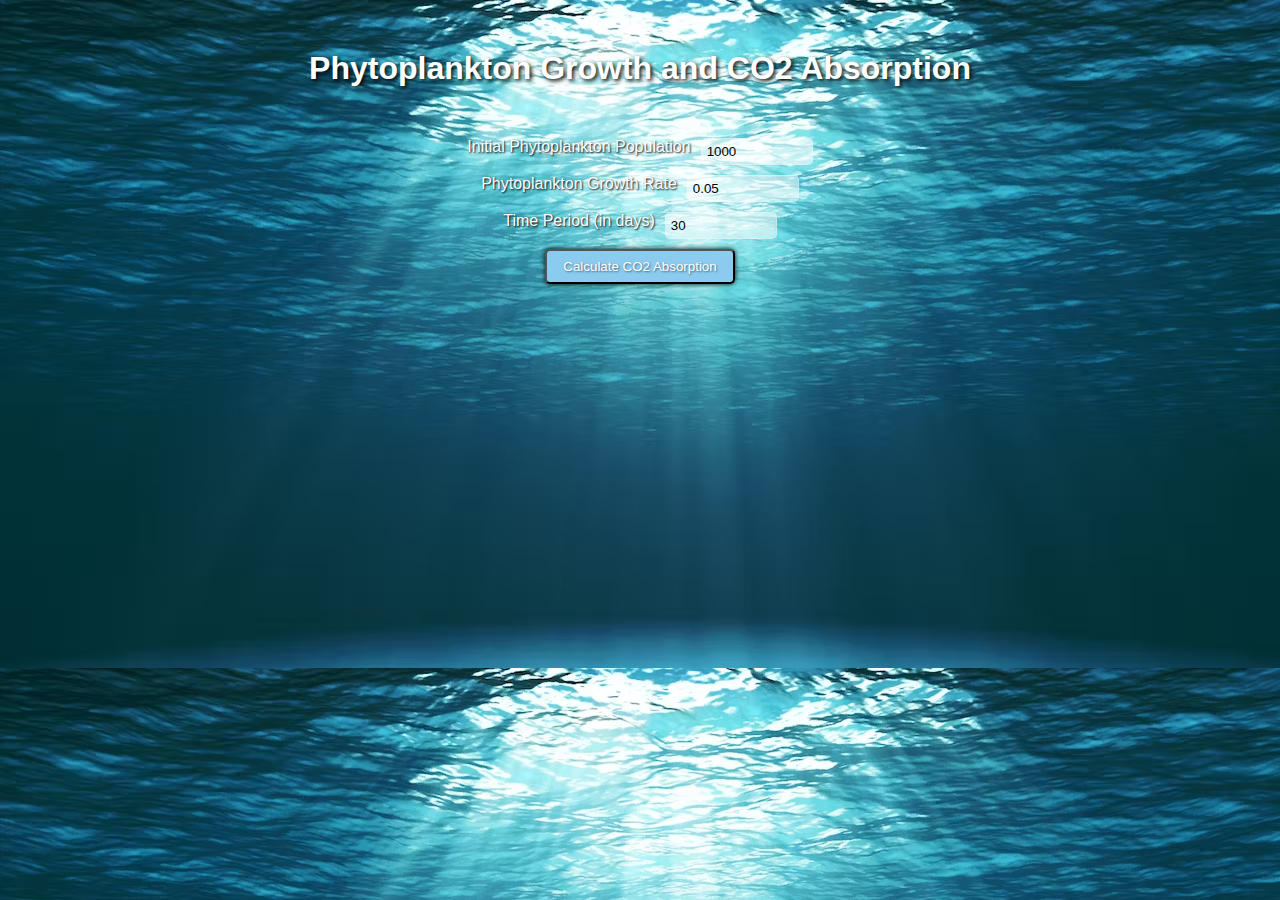
<file: nasa 2/nasa/calculator/index.html>
<!DOCTYPE html>
<html>
<head>
  <title>Phytoplankton Growth and CO2 Absorption</title>
  <link rel="stylesheet" type="text/css" href="styles.css">
</head>
<body>
  <h1>Phytoplankton Growth and CO2 Absorption</h1>

  <div class="container">
    <div>
      <label for="initialPopulation">Initial Phytoplankton Population</label>
      <input type="number" id="initialPopulation" value="1000">
    </div>

    <div>
      <label for="growthRate">Phytoplankton Growth Rate</label>
      <input type="number" id="growthRate" step="0.01" value="0.05">
    </div>

    <div>
      <label for="timePeriod">Time Period (in days)</label>
      <input type="number" id="timePeriod" value="30">
    </div>

    <button id="calculateBtn">Calculate CO2 Absorption</button>

    <div id="result"></div>
  </div>

  <script src="script.js"></script>
</body>
</html>
</file>
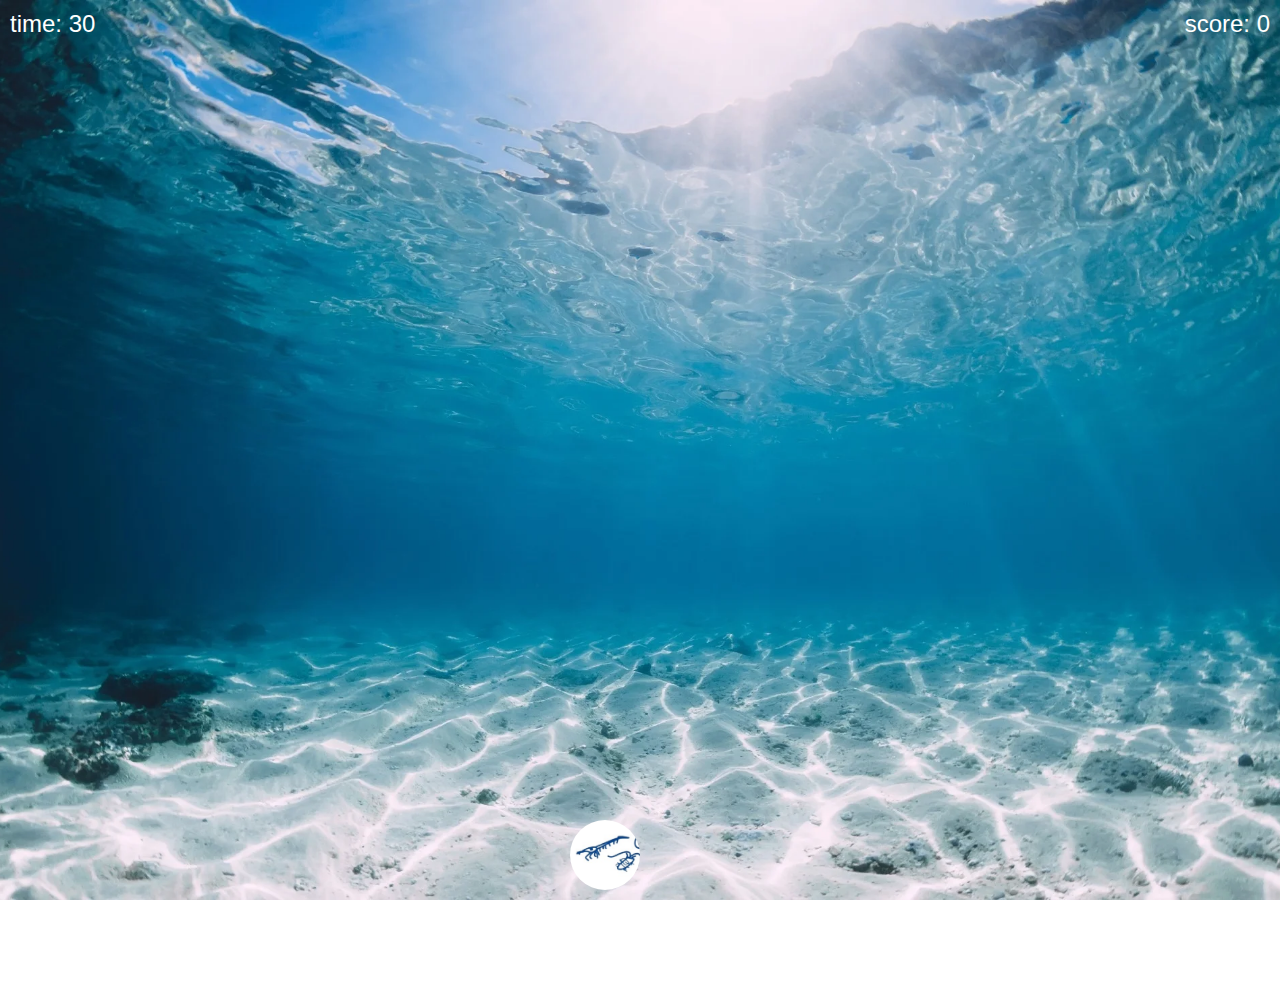
<file: nasa 2/nasa/game/index2.html>
<!DOCTYPE html>
<html lang="en">
<head>
    <meta charset="UTF-8">
    <meta name="viewport" content="width=device-width, initial-scale=1.0">
    <title>AquaDefender</title>
    <style>
        body {
            background-image: url('ocean.jpeg'); /* 背景圖像設定為海洋景色 */
            background-size: cover;
            background-repeat: no-repeat;
            background-attachment: fixed;
            background-position: center;
            font-family: Arial, sans-serif;
            margin: 0;
            overflow: hidden; /* 隱藏頁面滾動條 */
        }

        .player {
            width: 70px;
            height: 70px;
            background-image: url('pe.png'); /* 設置為浮游植物的圖像 */
            background-size: cover;
            background-repeat: no-repeat;
            position: absolute;
            bottom: 10px;
            left: 50%;
            transform: translateX(-50%);
            border-radius: 50%;
        }

        .obstacle {
            width: 50px;
            height: 50px;
            background-image: url('plastic.png'); /* 使用垃圾图像 */
            background-size: cover;
            background-repeat: no-repeat;
            position: absolute;
            top: 0;
            border-radius: 50%;
            }

        .oxygen {
            width: 20px;
            height: 20px;
            background-color: transparent !important; /* 設置為透明 */
            border: 2px solid transparent !important; /* 透明邊框 */
            border-radius: 50%;
            animation: glow 2s alternate infinite; /* 添加發光效果 */
        }

        #score {
            position: absolute;
            top: 10px;
            right: 10px;
            font-size: 24px;
            color: white;
        }

        #time-left {
            position: absolute;
            top: 10px;
            left: 10px;
            font-size: 24px;
            color: white;
        }

        #game-over {
            display: none;
            position: absolute;
            top: 50%;
            left: 50%;
            transform: translate(-50%, -50%);
            background-color: rgba(255, 255, 255, 0.7);
            padding: 20px;
            border-radius: 10px;
            text-align: center;
        }

        button {
            font-size: 18px;
            padding: 10px 20px;
            background-color: #3498db;
            color: white;
            border: none;
            cursor: pointer;
        }

        @keyframes float {
            0% {
                transform: translateY(0);
            }
            50% {
                transform: translateY(-10px);
            }
            100% {
                transform: translateY(0);
            }
        }

        @keyframes glow {
            0% {
                box-shadow: 0 0 5px rgba(0, 0, 255, 0.7); /* 發光效果初始設置 */
            }
            100% {
                box-shadow: 0 0 20px rgba(88, 88, 212, 0.7); /* 發光效果結束設置 */
            }
        }
    </style>
</head>
<body>
    <div class="player" id="player"></div>
    <div id="score">score: 0</div>
    <div id="time-left">time: 30</div>
    <div id="game-over">
        <h2>Game Over</h2>
        <p><span id="final-score">0</span></p>
        <button onclick="restartGame()">restart</button>
    </div>

    <script>
        const player = document.getElementById('player');
        const scoreElement = document.getElementById('score');
        const gameOverElement = document.getElementById('game-over');
        const finalScoreElement = document.getElementById('final-score');
        const timeLeftElement = document.getElementById('time-left'); // 新增時間顯示元素
        let playerX = window.innerWidth / 2 - player.clientWidth / 2;
        let playerY = window.innerHeight - player.clientHeight - 10; // 初始玩家位置在底部
        let score = 0;
        let gameRunning = true;
        let timeLeft = 30;

        player.style.left = playerX + 'px';
        player.style.top = playerY + 'px';

        function createObstacle() {
        if (gameRunning) {
            const obstacle = document.createElement('div');
            obstacle.className = 'obstacle';
            obstacle.style.width = '50px'; // 调整障碍物大小
            obstacle.style.height = '50px';
            // 随机选择垃圾图像
            const randomGarbage = ['apple.png', 'banana.png', 'can.png','plastic.png'];
            const randomGarbageIndex = Math.floor(Math.random() * randomGarbage.length);
            obstacle.style.backgroundImage = `url('${randomGarbage[randomGarbageIndex]}')`;

            const randomX = Math.random() * (window.innerWidth - obstacle.clientWidth);
            obstacle.style.left = randomX + 'px';

            document.body.appendChild(obstacle);
        }
    }


        function createOxygen() {
    if (gameRunning) {
        const oxygen = document.createElement('div');
        oxygen.className = 'oxygen';
        oxygen.style.width = '20px';
        oxygen.style.height = '20px';
        oxygen.style.backgroundColor = 'blue';
        oxygen.style.position = 'absolute';

        const randomX = Math.random() * (window.innerWidth - oxygen.clientWidth);
        const randomY = Math.random() * (window.innerHeight - oxygen.clientHeight);

        const spawnDirection = Math.floor(Math.random() * 4); // 隨機選擇 0、1、2 或 3

        switch (spawnDirection) {
            case 0: // 從上方出現
                oxygen.style.top = '-20px';
                oxygen.style.left = randomX + 'px';
                break;
            case 1: // 從右方出現
                oxygen.style.top = randomY + 'px';
                oxygen.style.left = window.innerWidth + 'px';
                break;
            case 2: // 從下方出現
                oxygen.style.top = window.innerHeight + 'px';
                oxygen.style.left = randomX + 'px';
                break;
            case 3: // 從左方出現
                oxygen.style.top = randomY + 'px';
                oxygen.style.left = '-20px';
                break;
            default:
                break;
        }

        document.body.appendChild(oxygen);
    }
}


        function updateObstacles() {
            const obstacles = document.querySelectorAll('.obstacle');

            obstacles.forEach(obstacle => {
                if (gameRunning) {
                    let obstacleY = obstacle.offsetTop;
                    obstacleY += 1; // 控制障礙物下降速度

                    if (obstacleY > window.innerHeight) {
                        obstacleY = 0;
                        const randomX = Math.random() * (window.innerWidth - obstacle.clientWidth);
                        obstacle.style.left = randomX + 'px';
                    }

                    obstacle.style.top = obstacleY + 'px';

                    // 檢查碰撞
                    if (
                        playerX + player.clientWidth >= obstacle.offsetLeft &&
                        playerX <= obstacle.offsetLeft + obstacle.clientWidth &&
                        playerY + player.clientHeight >= obstacle.offsetTop &&
                        playerY <= obstacle.offsetTop + obstacle.clientHeight
                    ) {
                        // 碰到污染物，分數減 1
                        obstacle.remove();
                        score--;
                        scoreElement.textContent = 'score: ' + score;
                    }
                }
            });
        }

        function updateOxygen() {
            const oxygens = document.querySelectorAll('.oxygen');

            oxygens.forEach(oxygen => {
                if (gameRunning) {
                    let oxygenY = oxygen.offsetTop;
                    oxygenY += 1; // 控制氧氣泡泡上升速度

                    if (oxygenY < -20) {
                        oxygen.remove(); // 移除超出螢幕的氧氣泡泡
                    } else {
                        oxygen.style.top = oxygenY + 'px';

                        // 檢查與玩家的碰撞
                        if (
                            playerX + player.clientWidth >= oxygen.offsetLeft &&
                            playerX <= oxygen.offsetLeft + oxygen.clientWidth &&
                            playerY + player.clientHeight >= oxygen.offsetTop &&
                            playerY <= oxygen.offsetTop + oxygen.clientHeight
                        ) {
                            // 玩家碰到氧氣泡泡，得分+1
                            oxygen.remove();
                            score++;
                            scoreElement.textContent = 'score: ' + score;
                        }
                    }
                }
            });

            if (score >= 10) {
                gameRunning = false;
                victory();
            }
            if (timeLeft <= 0 || score < 0) {
                defeat(); // 调用失败函数
            }
        }
        
        function defeat() {
            clearInterval(timerInterval); // 清除倒数计时器
            gameRunning = false;
            gameOverElement.style.display = 'block';
            gameOverElement.style.backgroundColor = 'rgba(255, 0, 0, 0.7)'; // 将失败画面背景设为红色
            finalScoreElement.textContent = 'U Lose！score: ' + score;
        }
        function victory() {
            clearInterval(timerInterval); // 清除倒數計時器
            gameRunning = false;
            gameOverElement.style.display = 'block';
            gameOverElement.style.backgroundColor = 'rgba(0, 255, 0, 0.7)'; // 將勝利畫面背景設為綠色
            finalScoreElement.textContent = 'U Win! score: ' + score;
        }

        function gameOver() {
            clearInterval(timerInterval); // 清除倒數計時器
            gameRunning = false;
            gameOverElement.style.display = 'block';
            finalScoreElement.textContent = score;
        }

        function restartGame() {
            location.reload(); // 重新加載頁面重新開始遊戲
        }

        // 監聽鍵盤事件控制玩家移動
        document.addEventListener('keydown', function(event) {
            if (gameRunning) {
                if (event.key === 'ArrowLeft' && playerX > 0) {
                    playerX -= 50; // 控制玩家左移速度
                } else if (event.key === 'ArrowRight' && playerX < window.innerWidth - player.clientWidth) {
                    playerX += 50; // 控制玩家右移速度
                } else if (event.key === 'ArrowUp' && playerY > 0) {
                    playerY -= 50; // 控制玩家上移速度
                } else if (event.key === 'ArrowDown' && playerY < window.innerHeight - player.clientHeight) {
                    playerY += 50; // 控制玩家下移速度
                }

                player.style.left = playerX + 'px';
                player.style.top = playerY + 'px';
            }
        });

        // 遊戲循環
        setInterval(updateObstacles, 10); // 控制障礙物下降速度
        setInterval(createObstacle, 1000); // 隨機增加污染物的間隔
        setInterval(createOxygen, 100); // 隨機增加氧氣泡泡的間隔
        const timerInterval = setInterval(updateTimer, 1000); // 設定倒數計時器
        setInterval(updateOxygen, 5); // 控制氧氣泡泡上升速度

        function updateTimer() {
            if (gameRunning) {
                timeLeft--;
                timeLeftElement.textContent = `time: ${timeLeft}`;

                if (timeLeft <= 0 || score < 0) {
                    gameOver();
                }
            }
        }
    </script>
</body>
</html>
</file>
<file: nasa 2/nasa/calculator/styles.css>
body {
    font-family: Arial, sans-serif;
    margin: 20px;
    background-image: url("background.jpg");
  }
  
  h1 {
    text-align: center;
    color: white;
    text-shadow: 2px 2px 4px rgba(0, 0, 0, 10);
    margin-top: 50px;
  }
  
  .container {
    display: flex;
    flex-direction: column;
    align-items: center;
    justify-content: center;
    /* height: 80vh;
    background-color: rgba(255, 255, 255, 0.8);
    border-radius: 10px;
    box-shadow: 0px 0px 5px rgba(0, 0, 0, 10); */
    padding: 20px;
  }
  
  .container div {
    display: flex;
    align-items: center;
  }
  
  .container label {
    margin-right: 10px;
    color: white;
    text-shadow: 1px 1px 2px rgba(0, 0, 0, 100);
  }
  
  input[type="number"] {
    margin-top: 10px;
    width: 100px;
    padding: 5px;
    border: 1px solid rgba(250, 250, 250, 0.3);
    border-radius: 5px;
    background-color: rgba(255, 255, 255, 0.5);
  }
  
  button {
    display: block;
    margin-top: 10px;
    padding: 8px 16px;
    background-color: #8bcbef;
    color: white;
    border-radius: 5px;
    cursor: pointer;
    text-shadow: 1px 1px 2px rgba(0, 0, 0, 0.5);
    box-shadow: 0px 0px 5px rgba(0, 0, 0, 5);
  }
  
  button:hover {
    background-color: #45a049;
  }
  
  #result {
    margin-top: 20px;
    font-weight: bold;
    color: white;
    text-shadow: 2px 2px 4px rgba(0, 0, 0, 0.8);
  }
</file>
